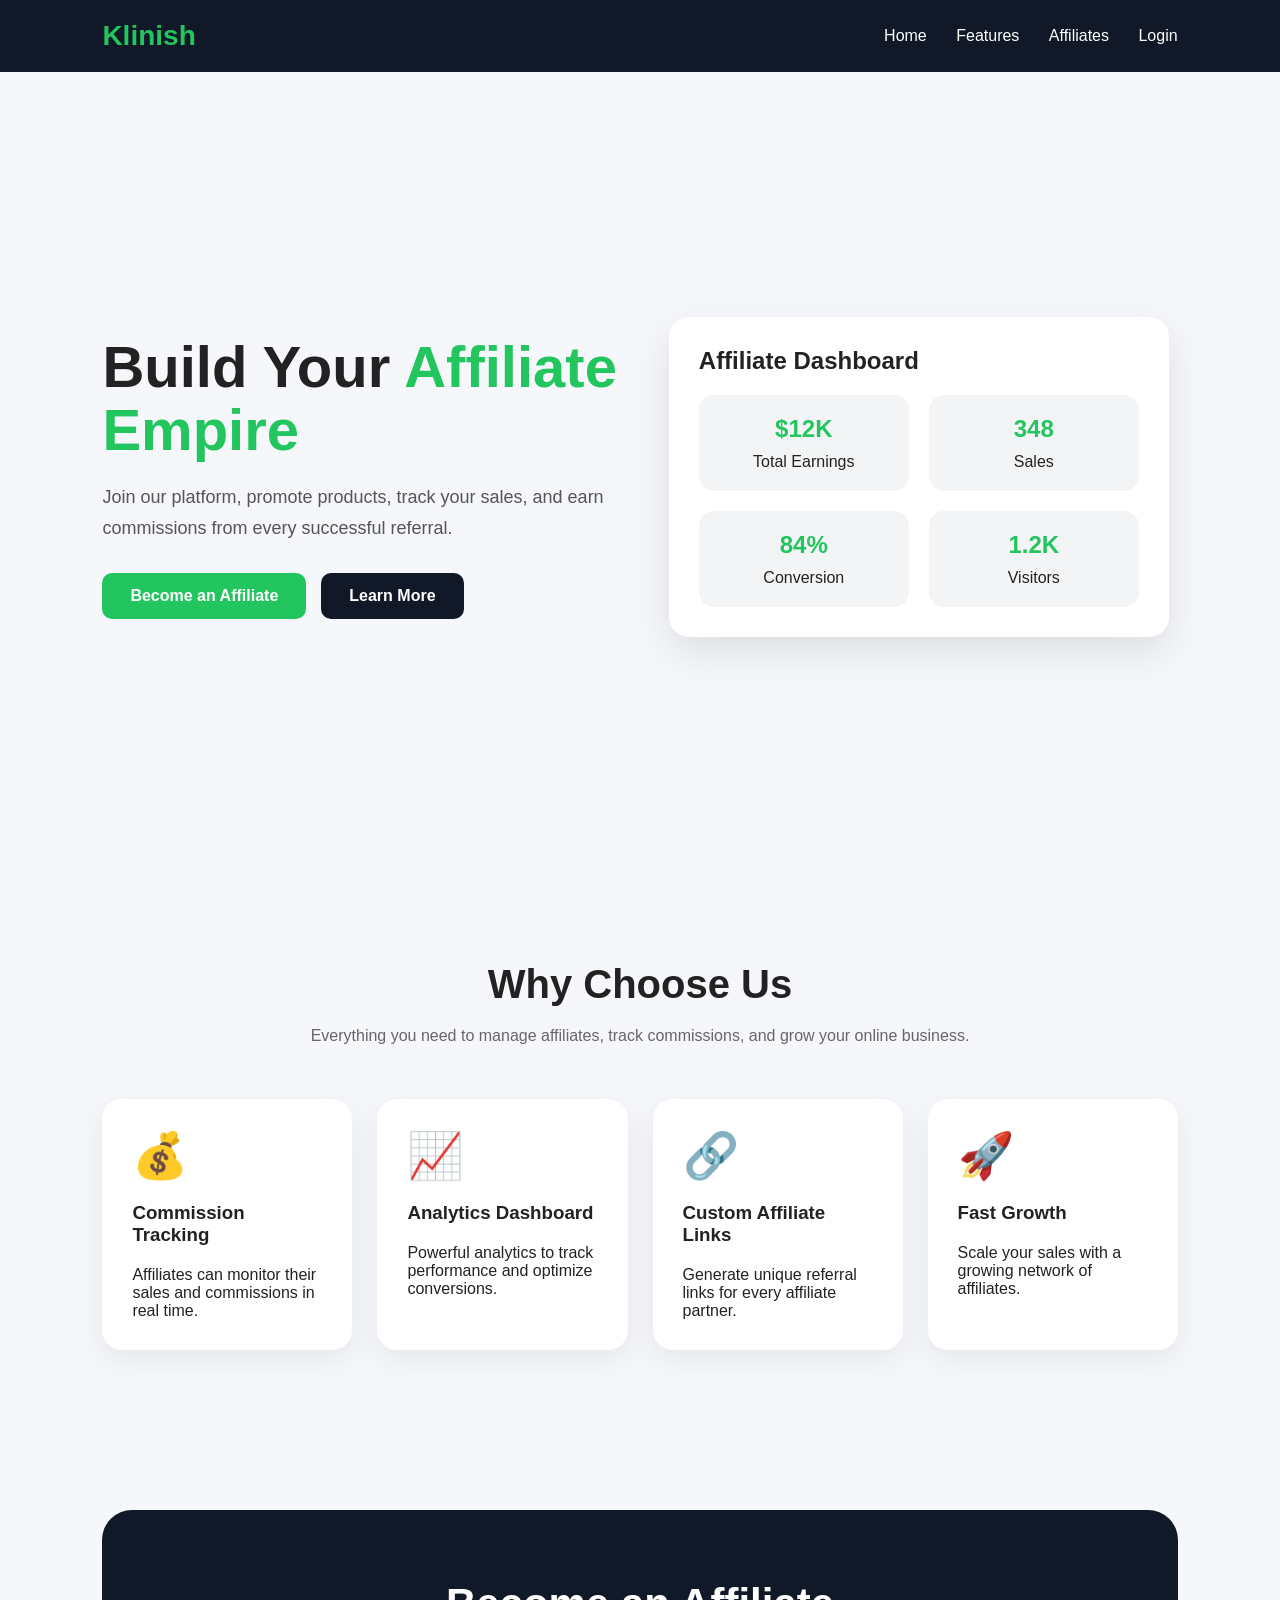
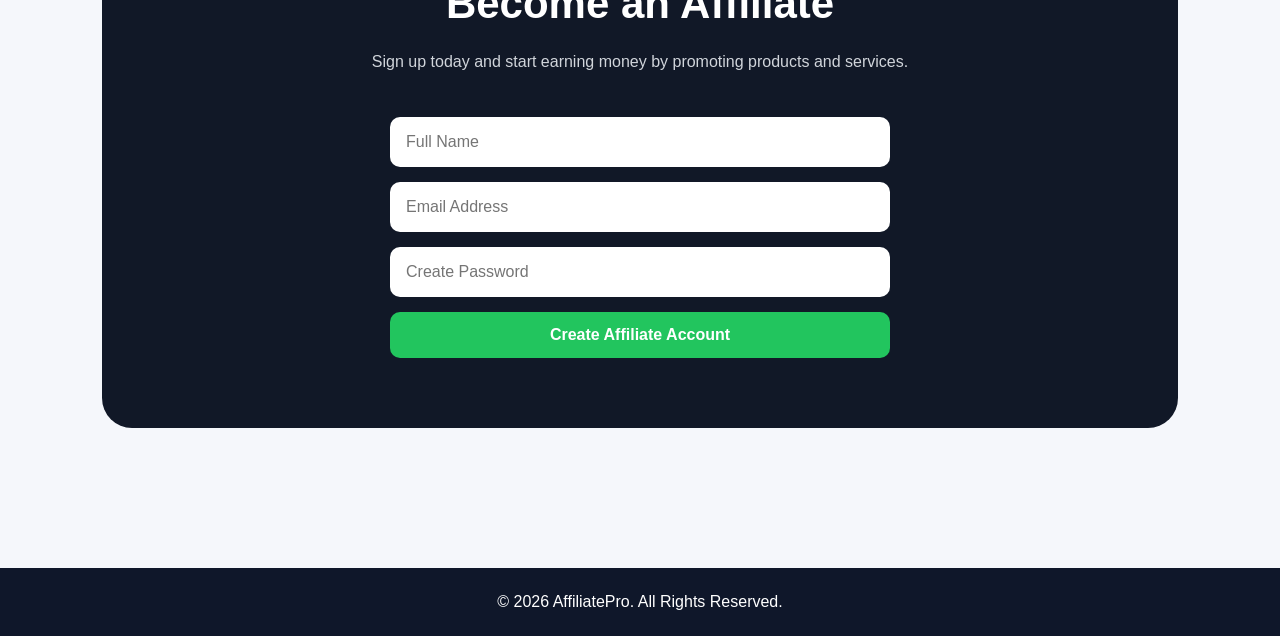
<file: index.html>
<!DOCTYPE html>
<html lang="en">
<head>
  <meta charset="UTF-8" />
  <meta name="viewport" content="width=device-width, initial-scale=1.0"/>
  <title>Klinish</title>

  <link rel="stylesheet" href="style.css">
</head>

<body>

  <!-- HEADER -->
  <header>
    <div class="logo">Klinish</div>

    <nav>
      <a href="#">Home</a>
      <a href="#features">Features</a>
      <a href="#affiliate">Affiliates</a>
      <a href="login.html">Login</a>
    </nav>
  </header>

  <!-- HERO -->
  <section class="hero">

    <div class="hero-text">
      <h1>
        Build Your <span>Affiliate Empire</span>
      </h1>

      <p>
        Join our platform, promote products, track your sales,
        and earn commissions from every successful referral.
      </p>

      <div class="hero-buttons">
        <button class="btn btn-primary" onclick="scrollToAffiliate()">
          Become an Affiliate
        </button>

        <button class="btn btn-secondary">
          Learn More
        </button>
      </div>
    </div>

    <div class="hero-image">

      <div class="dashboard-card">

        <h3>Affiliate Dashboard</h3>

        <div class="stats">

          <div class="stat-box">
            <h2>$12K</h2>
            <p>Total Earnings</p>
          </div>

          <div class="stat-box">
            <h2>348</h2>
            <p>Sales</p>
          </div>

          <div class="stat-box">
            <h2>84%</h2>
            <p>Conversion</p>
          </div>

          <div class="stat-box">
            <h2>1.2K</h2>
            <p>Visitors</p>
          </div>

        </div>

      </div>

    </div>

  </section>

  <!-- FEATURES -->
  <section id="features">

    <div class="section-title">

      <h2>Why Choose Us</h2>

      <p>
        Everything you need to manage affiliates,
        track commissions, and grow your online business.
      </p>

    </div>

    <div class="features">

      <div class="feature-card">
        <div class="feature-icon">💰</div>
        <h3>Commission Tracking</h3>
        <p>
          Affiliates can monitor their sales and commissions in real time.
        </p>
      </div>

      <div class="feature-card">
        <div class="feature-icon">📈</div>
        <h3>Analytics Dashboard</h3>
        <p>
          Powerful analytics to track performance and optimize conversions.
        </p>
      </div>

      <div class="feature-card">
        <div class="feature-icon">🔗</div>
        <h3>Custom Affiliate Links</h3>
        <p>
          Generate unique referral links for every affiliate partner.
        </p>
      </div>

      <div class="feature-card">
        <div class="feature-icon">🚀</div>
        <h3>Fast Growth</h3>
        <p>
          Scale your sales with a growing network of affiliates.
        </p>
      </div>

    </div>

  </section>

  <!-- AFFILIATE SIGNUP -->
  <section id="affiliate">

    <div class="affiliate-section">

      <h2>Become an Affiliate</h2>

      <p>
        Sign up today and start earning money
        by promoting products and services.
      </p>

      <form class="signup-form" id="affiliateForm">

        <input
          type="text"
          id="name"
          placeholder="Full Name"
          required
        />

        <input
          type="email"
          id="email"
          placeholder="Email Address"
          required
        />

        <input
          type="password"
          id="password"
          placeholder="Create Password"
          required
        />

        <button class="btn btn-primary" type="submit">
          Create Affiliate Account
        </button>

      </form>

      <div id="successMessage" class="success-message hidden">
        🎉 Affiliate account created successfully!
      </div>

    </div>

  </section>

  <!-- FOOTER -->
  <footer>
    <p>© 2026 AffiliatePro. All Rights Reserved.</p>
  </footer>

  <script src="javascript.js"></script>

</body>
</html>
</file>
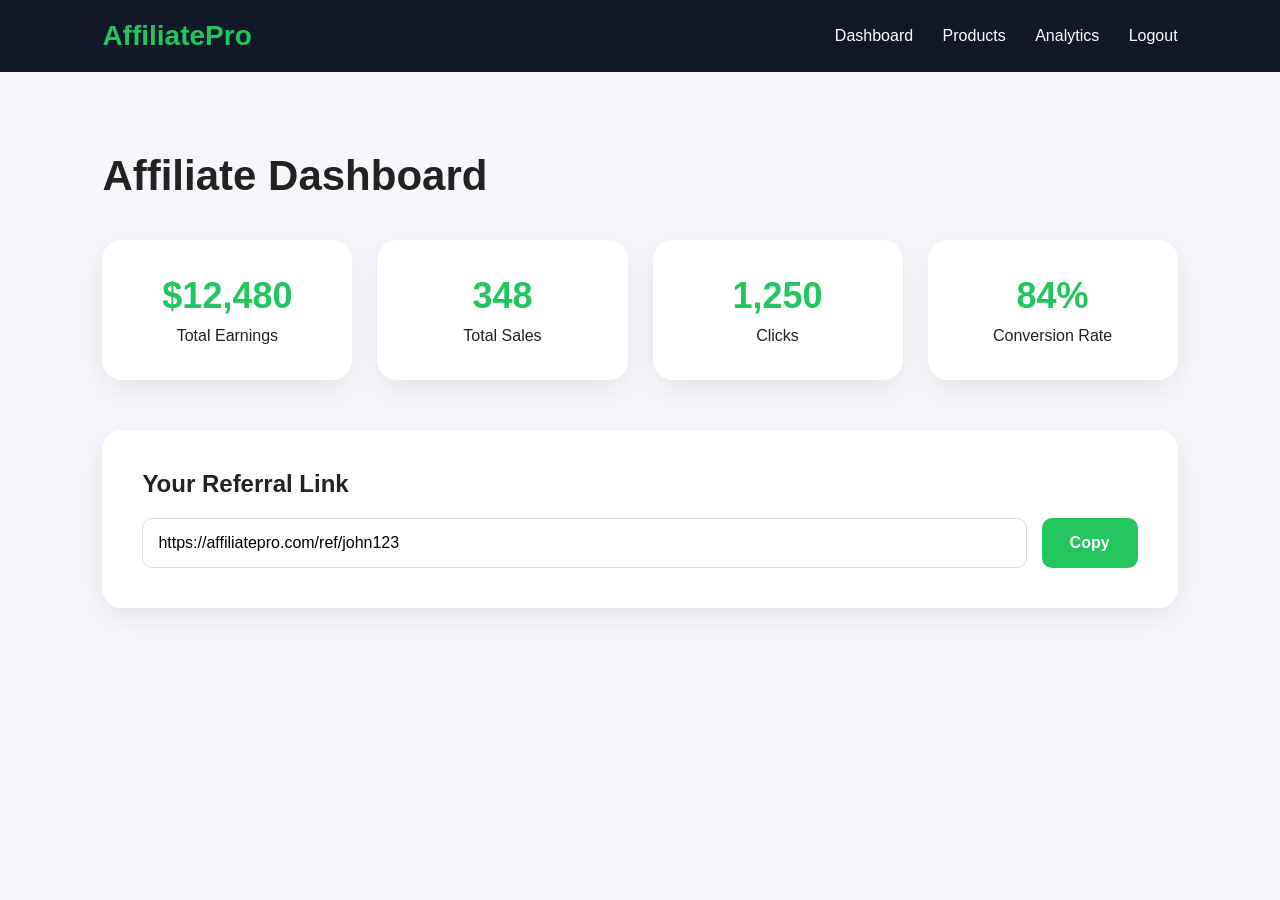
<file: dashboard.html>
<!DOCTYPE html>
<html lang="en">
<head>
  <meta charset="UTF-8">
  <meta name="viewport" content="width=device-width, initial-scale=1.0">
  <title>Affiliate Dashboard</title>

  <link rel="stylesheet" href="style.css">
</head>

<body>

  <header>
    <div class="logo">AffiliatePro</div>

    <nav>
      <a href="dashboard.html">Dashboard</a>
      <a href="products.html">Products</a>
      <a href="#">Analytics</a>
      <a href="index.html">Logout</a>
    </nav>
  </header>

  <section class="dashboard-section">

    <h1 class="dashboard-title">
      Affiliate Dashboard
    </h1>

    <div class="dashboard-grid">

      <div class="dashboard-stat">
        <h2>$12,480</h2>
        <p>Total Earnings</p>
      </div>

      <div class="dashboard-stat">
        <h2>348</h2>
        <p>Total Sales</p>
      </div>

      <div class="dashboard-stat">
        <h2>1,250</h2>
        <p>Clicks</p>
      </div>

      <div class="dashboard-stat">
        <h2>84%</h2>
        <p>Conversion Rate</p>
      </div>

    </div>

    <div class="referral-box">

      <h2>Your Referral Link</h2>

      <div class="referral-input">

        <input
          type="text"
          id="referralLink"
          value="https://affiliatepro.com/ref/john123"
          readonly
        >

        <button onclick="copyReferral()" class="btn btn-primary">
          Copy
        </button>

      </div>

      <div id="copyMessage" class="success-message hidden">
        🔗 Referral link copied!
      </div>

    </div>

  </section>

  <script src="javascript.js"></script>

</body>
</html>
</file>
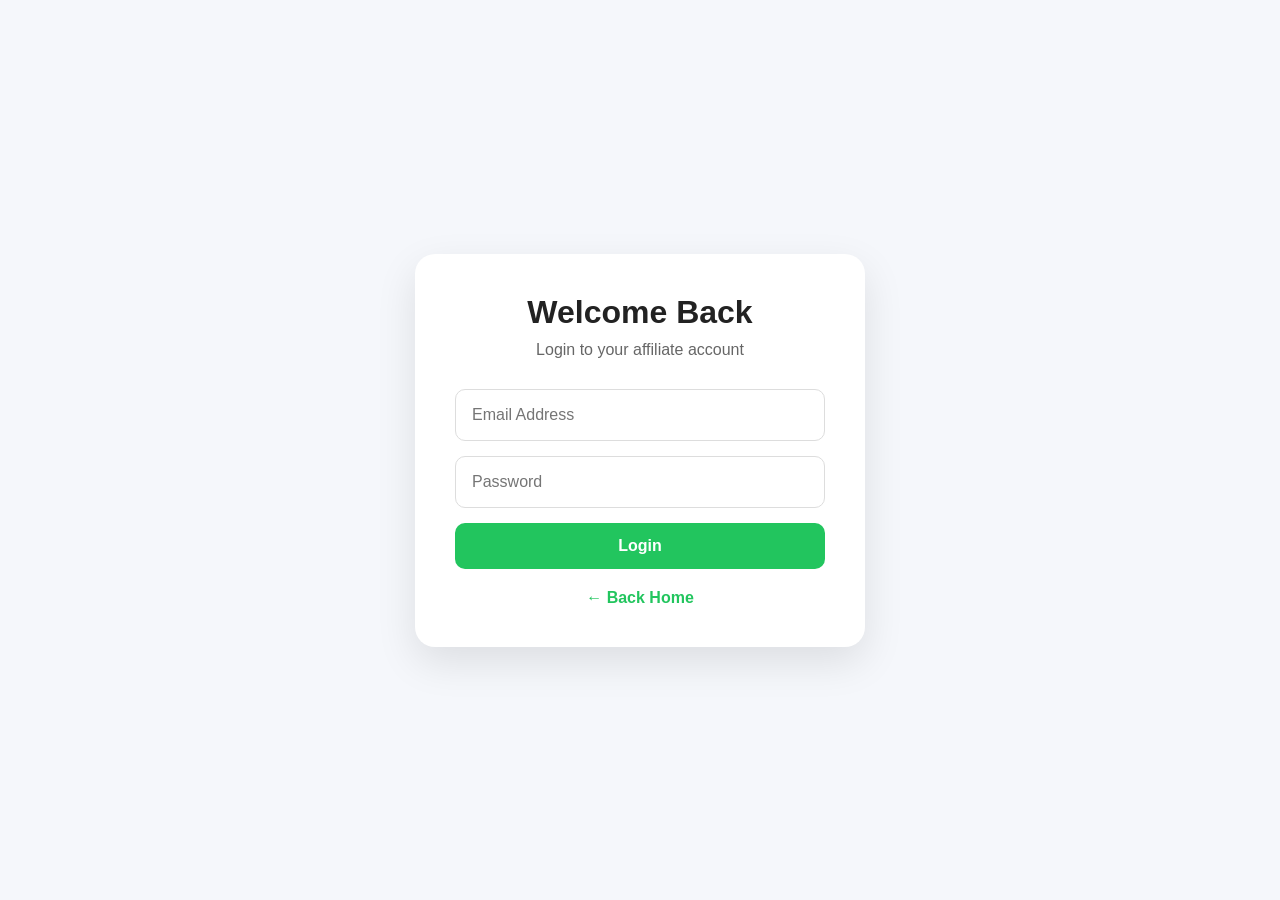
<file: login.html>
<!DOCTYPE html>
<html lang="en">
<head>
  <meta charset="UTF-8">
  <meta name="viewport" content="width=device-width, initial-scale=1.0">
  <title>AffiliatePro - Login</title>

  <link rel="stylesheet" href="style.css">
</head>

<body>

  <div class="auth-container">

    <div class="auth-card">

      <h1>Welcome Back</h1>

      <p>Login to your affiliate account</p>

      <form id="loginForm">

        <input
          type="email"
          id="loginEmail"
          placeholder="Email Address"
          required
        >

        <input
          type="password"
          id="loginPassword"
          placeholder="Password"
          required
        >

        <button type="submit" class="btn btn-primary auth-btn">
          Login
        </button>

      </form>

      <div id="loginMessage" class="success-message hidden">
        ✅ Login successful
      </div>

      <div class="auth-links">
        <a href="index.html">← Back Home</a>
      </div>

    </div>

  </div>

  <script src="javascript.js"></script>

</body>
</html>
</file>
<file: style.css>
*{
  margin:0;
  padding:0;
  box-sizing:border-box;
  font-family:Arial, Helvetica, sans-serif;
}

body{
  background:#f5f7fb;
  color:#222;
}

/* HEADER */

header{
  background:#111827;
  color:white;
  padding:20px 8%;
  display:flex;
  justify-content:space-between;
  align-items:center;
  position:sticky;
  top:0;
  z-index:100;
}

.logo{
  font-size:28px;
  font-weight:bold;
  color:#22c55e;
}

nav a{
  color:white;
  text-decoration:none;
  margin-left:25px;
  transition:0.3s;
}

nav a:hover{
  color:#22c55e;
}

/* HERO */

.hero{
  min-height:90vh;
  display:flex;
  align-items:center;
  justify-content:space-between;
  padding:60px 8%;
  gap:40px;
  flex-wrap:wrap;
}

.hero-text{
  flex:1;
  min-width:300px;
}

.hero-text h1{
  font-size:58px;
  line-height:1.1;
  margin-bottom:20px;
}

.hero-text span{
  color:#22c55e;
}

.hero-text p{
  font-size:18px;
  line-height:1.7;
  margin-bottom:30px;
  color:#555;
}

.hero-buttons{
  display:flex;
  gap:15px;
  flex-wrap:wrap;
}

/* BUTTONS */

.btn{
  padding:14px 28px;
  border:none;
  border-radius:10px;
  cursor:pointer;
  font-size:16px;
  font-weight:bold;
  transition:0.3s;
}

.btn-primary{
  background:#22c55e;
  color:white;
}

.btn-primary:hover{
  background:#16a34a;
}

.btn-secondary{
  background:#111827;
  color:white;
}

.btn-secondary:hover{
  background:#1f2937;
}

/* HERO CARD */

.hero-image{
  flex:1;
  min-width:300px;
  display:flex;
  justify-content:center;
}

.dashboard-card{
  background:white;
  width:100%;
  max-width:500px;
  border-radius:20px;
  padding:30px;
  box-shadow:0 15px 40px rgba(0,0,0,0.1);
}

.dashboard-card h3{
  margin-bottom:20px;
  font-size:24px;
}

.stats{
  display:grid;
  grid-template-columns:repeat(2,1fr);
  gap:20px;
}

.stat-box{
  background:#f3f4f6;
  padding:20px;
  border-radius:15px;
  text-align:center;
}

.stat-box h2{
  color:#22c55e;
  margin-bottom:10px;
}

/* SECTIONS */

section{
  padding:80px 8%;
}

.section-title{
  text-align:center;
  margin-bottom:50px;
}

.section-title h2{
  font-size:40px;
  margin-bottom:15px;
}

.section-title p{
  color:#666;
  max-width:700px;
  margin:auto;
  line-height:1.7;
}

/* FEATURES */

.features{
  display:grid;
  grid-template-columns:repeat(auto-fit,minmax(250px,1fr));
  gap:25px;
}

.feature-card{
  background:white;
  padding:30px;
  border-radius:20px;
  box-shadow:0 10px 30px rgba(0,0,0,0.07);
  transition:0.3s;
}

.feature-card:hover{
  transform:translateY(-8px);
}

.feature-card h3{
  margin:20px 0;
}

.feature-icon{
  font-size:45px;
}

/* AFFILIATE */

.affiliate-section{
  background:#111827;
  color:white;
  border-radius:30px;
  text-align:center;
  padding:70px 30px;
}

.affiliate-section h2{
  font-size:42px;
  margin-bottom:20px;
}

.affiliate-section p{
  max-width:700px;
  margin:auto;
  line-height:1.8;
  color:#d1d5db;
  margin-bottom:30px;
}

/* FORM */

.signup-form{
  max-width:500px;
  margin:40px auto 0;
  display:flex;
  flex-direction:column;
  gap:15px;
}

.signup-form input{
  padding:16px;
  border:none;
  border-radius:10px;
  font-size:16px;
}

.success-message{
  margin-top:20px;
  background:#22c55e;
  padding:15px;
  border-radius:10px;
  color:white;
  font-weight:bold;
}

.hidden{
  display:none;
}

/* FOOTER */

footer{
  background:#0f172a;
  color:white;
  text-align:center;
  padding:25px;
  margin-top:60px;
}

/* RESPONSIVE */

@media(max-width:768px){

  .hero-text h1{
    font-size:42px;
  }

  nav{
    display:none;
  }

}


/* AUTH */

.auth-container{
  min-height:100vh;
  display:flex;
  justify-content:center;
  align-items:center;
  padding:20px;
  background:#f5f7fb;
}

.auth-card{
  background:white;
  width:100%;
  max-width:450px;
  padding:40px;
  border-radius:20px;
  box-shadow:0 15px 40px rgba(0,0,0,0.1);
  text-align:center;
}

.auth-card h1{
  margin-bottom:10px;
}

.auth-card p{
  color:#666;
  margin-bottom:30px;
}

.auth-card form{
  display:flex;
  flex-direction:column;
  gap:15px;
}

.auth-card input{
  padding:16px;
  border:1px solid #ddd;
  border-radius:10px;
  font-size:16px;
}

.auth-btn{
  width:100%;
}

.auth-links{
  margin-top:20px;
}

.auth-links a{
  color:#22c55e;
  text-decoration:none;
  font-weight:bold;
}

/* DASHBOARD */

.dashboard-section{
  padding:80px 8%;
}

.dashboard-title{
  font-size:42px;
  margin-bottom:40px;
}

.dashboard-grid{
  display:grid;
  grid-template-columns:repeat(auto-fit,minmax(220px,1fr));
  gap:25px;
  margin-bottom:50px;
}

.dashboard-stat{
  background:white;
  padding:35px;
  border-radius:20px;
  box-shadow:0 10px 30px rgba(0,0,0,0.08);
  text-align:center;
}

.dashboard-stat h2{
  color:#22c55e;
  margin-bottom:10px;
  font-size:36px;
}

.referral-box{
  background:white;
  padding:40px;
  border-radius:20px;
  box-shadow:0 10px 30px rgba(0,0,0,0.08);
}

.referral-box h2{
  margin-bottom:20px;
}

.referral-input{
  display:flex;
  gap:15px;
  flex-wrap:wrap;
}

.referral-input input{
  flex:1;
  padding:15px;
  border-radius:10px;
  border:1px solid #ddd;
  font-size:16px;
}

/* PRODUCTS */

.products-grid{
  display:grid;
  grid-template-columns:repeat(auto-fit,minmax(280px,1fr));
  gap:30px;
}

.product-card{
  background:white;
  border-radius:20px;
  overflow:hidden;
  box-shadow:0 10px 30px rgba(0,0,0,0.08);
  transition:0.3s;
}

.product-card:hover{
  transform:translateY(-10px);
}

.product-card img{
  width:100%;
  height:250px;
  object-fit:cover;
}

.product-content{
  padding:25px;
}

.product-content h3{
  margin-bottom:10px;
}

.product-content p{
  color:#666;
  margin-bottom:20px;
  line-height:1.6;
}

.product-bottom{
  display:flex;
  justify-content:space-between;
  align-items:center;
}

.product-bottom span{
  font-size:22px;
  font-weight:bold;
  color:#22c55e;
}
</file>
